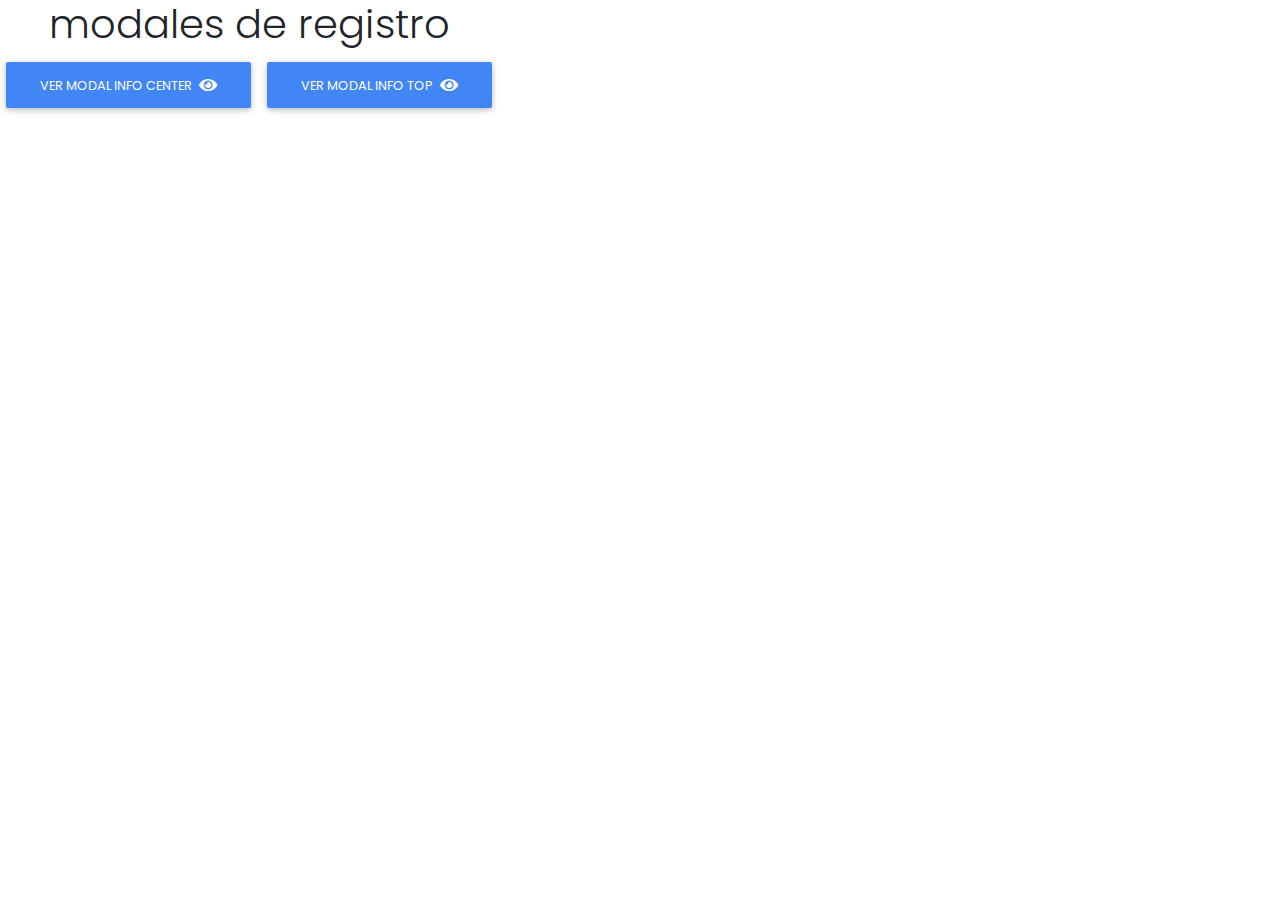
<file: modal.html>
<!DOCTYPE html>
<html lang="en">

<head>
    <meta charset="utf-8">
    <meta name="viewport" content="width=device-width, initial-scale=1, shrink-to-fit=no, user-scalable=no">
    <meta http-equiv="x-ua-compatible" content="ie=edge">
    <meta name="theme-color" content="#37474F">
    <!-- titulo de la pagina-->
    <title>Array</title>
    <!-- icono de la pagina -->
    <link rel="shortcut icon" href="http://icl.cs.utk.edu/favicon.ico">
    <!-- Font Awesome -->
    <link href="https://use.fontawesome.com/releases/v5.0.6/css/all.css" rel="stylesheet">
    <!-- Bootstrap CSS -->
    <link href="./css/bootstrap.min.css" rel="stylesheet">
    <!-- Material Design Bootstrap -->
    <link href="./css/mdb.min.css" rel="stylesheet">
    <!-- estilos propios -->
    <link rel="stylesheet" href="./css/estilos.css">
    <!-- fuentes -->
    <link href="https://fonts.googleapis.com/css?family=Montserrat" rel="stylesheet">
    <link href="https://fonts.googleapis.com/css?family=Poppins" rel="stylesheet">
</head>

<body>
    <div class="container-fluid">
        <div class="row">
            <div class="text-center">
                <!-- Disparadores modal -->
                <h1 class="h1-responsive">modales de registro</h1>
                    <a href="" class="btn btn-primary" data-toggle="modal" data-target="#centralModalinfo">ver modal info center
                        <i class="fa fa-eye ml-1"></i>
                    </a>
                <a type="button" class="btn btn-primary" data-toggle="modal" data-target="#frameModalTopInfoDemo">
                    Ver modal info top
                    <i class="fa fa-eye ml-1"></i>
                </a>
            </div>
            <!-- modal top -->
            <div class="12">
                <!-- Frame Modal Top Info-->
                <div class="modal fade top" id="frameModalTopInfoDemo" tabindex="-1" role="dialog" aria-labelledby="myModalLabel" aria-hidden="true"
                    data-backdrop="false">
                    <div class="modal-dialog modal-frame modal-top modal-notify modal-info" role="document">
                        <!--Contentido-->
                        <div class="modal-content">
                            <!--Body-->
                            <div class="modal-body">
                                <div class="row d-flex justify-content-center align-items-center">

                                    <p class="pt-3 pr-2">
                                        <i class="fa fa-check fa-2x mb-3 animated rotateIn"></i>
                                        <strong>Felicitaciones!</strong> Ya eres parte de array, te damos a bienvenida y te invitamos
                                        a ver los servicios y productos que tenemos para ti.</p>
                                    <a type="button" class="btn btn-primary btn-sm waves-effect" data-dismiss="modal">
                                        Cerrar
                                        <i class="fas fa-times"></i>
                                    </a>
                                </div>
                            </div>
                        </div>
                        <!--/.Contentido-->
                    </div>
                </div>
            </div>

        </div>
        <!-- ****************************************************************************************************** -->
        <!-- Central Modal info -->
        <div class="modal fade" id="centralModalinfo" tabindex="-1" role="dialog" aria-labelledby="myModalLabel" aria-hidden="true">
            <div class="modal-dialog modal-notify modal-info" role="document">
                <!--Content-->
                <div class="modal-content">
                    <!--Header-->
                    <div class="modal-header">
                        <p class="heading lead"><strong>Felicitaciones!</strong></p>

                        <button type="button" class="close" data-dismiss="modal" aria-label="Close">
                            <span aria-hidden="true" class="white-text">&times;</span>
                        </button>
                    </div>

                    <!--Body-->
                    <div class="modal-body">
                        <div class="text-center">
                            <i class="fa fa-check fa-4x mb-3 animated rotateIn"></i>
                            <p>Ya eres parte de array, te damos la bienvenida y te invitamos a conocer
                            los servicios y productos que tenemos para ti.</p>
                        </div>
                    </div>

                    <!--Footer-->
                    <div class="modal-footer justify-content-center">
                        <a type="button" class="btn btn-primary btn-md waves-effect" data-dismiss="modal">
                            Cerrar
                            <i class="fas fa-times"></i>
                        </a>
                        
                    </div>
                </div>
                <!--/.Content-->
            </div>
        </div>
        <!-- Central Modal Medium info-->


    </div>
    <!-- JQuery-->
    <script type="text/javascript" src="js/jquery-3.2.1.min.js"></script>
    <!-- Bootstrap dropdown -->
    <script type="text/javascript" src="js/popper.min.js"></script>
    <!-- Bootstrap  JavaScript -->
    <script type="text/javascript" src="js/bootstrap.min.js"></script>
    <!-- MDB  JavaScript -->
    <script type="text/javascript" src="js/mdb.min.js"></script>
</body>

</html>
</file>
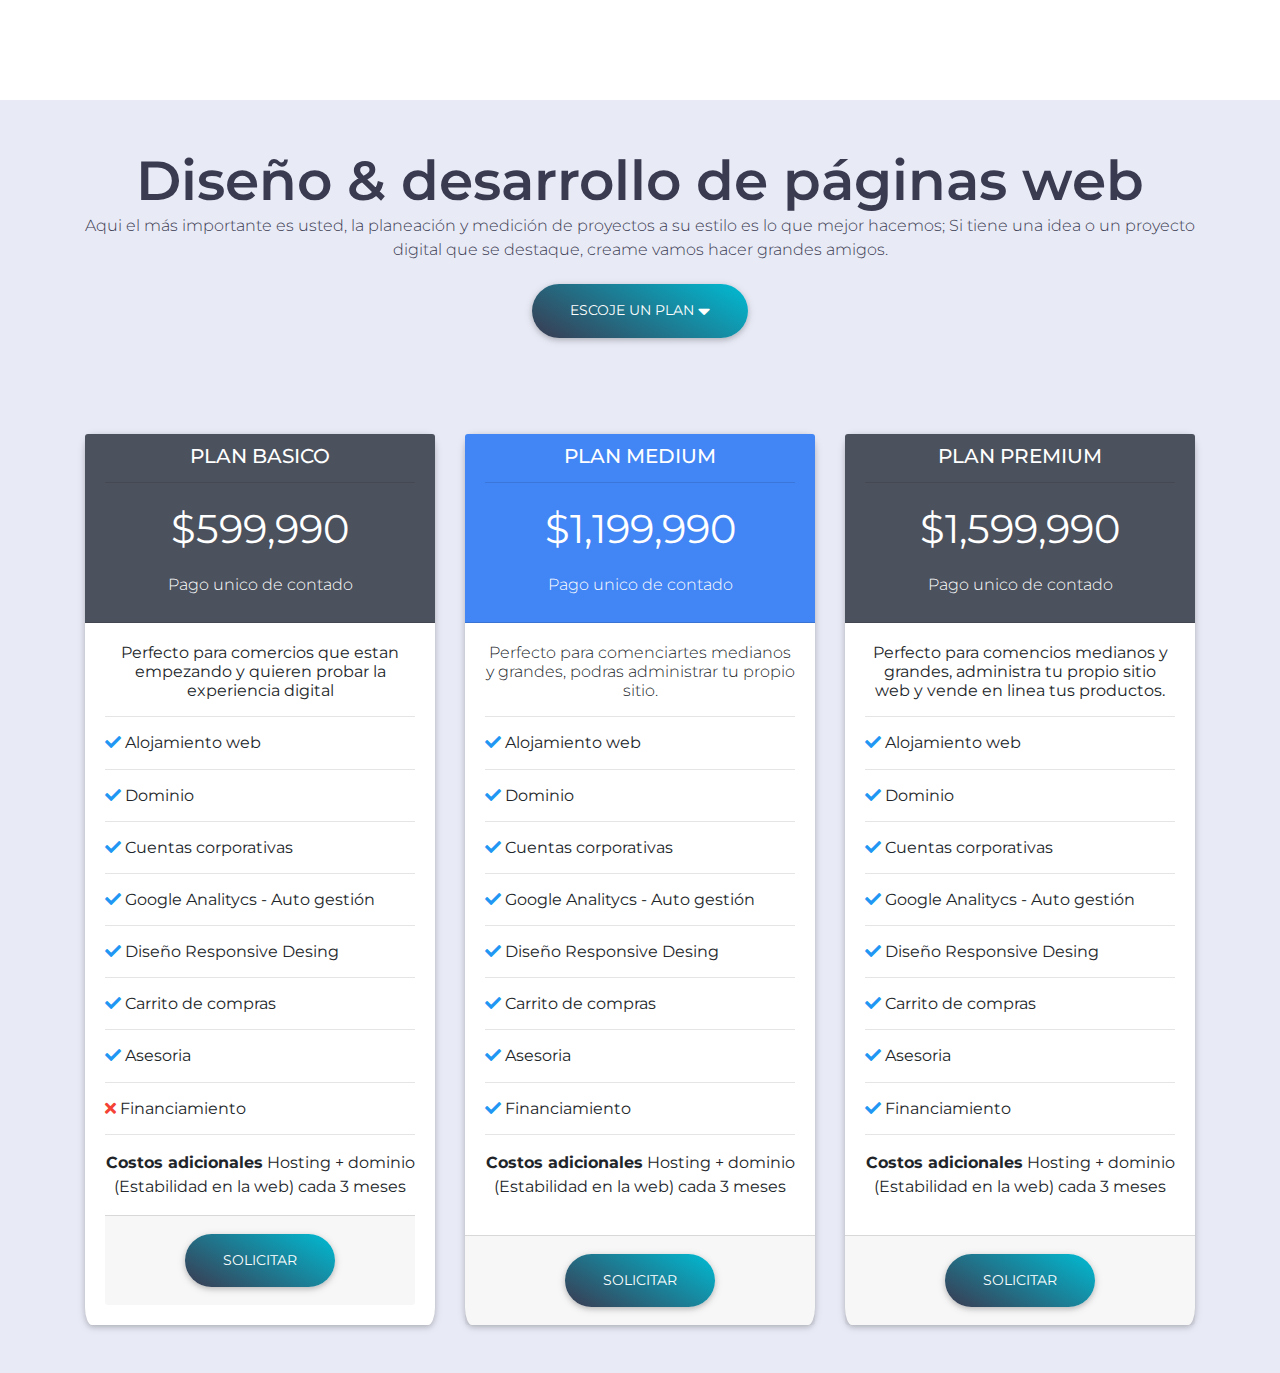
<file: views/diseño-web.html>
<!DOCTYPE html>
<html lang="es" class="full-height">

<head>
    <meta charset="utf-8">
    <meta name="viewport" content="width=device-width, initial-scale=1, shrink-to-fit=no, user-scalable=no">
    <meta http-equiv="x-ua-compatible" content="ie=edge">
    <meta name="theme-color" content="#37474F">
    <!-- titulo de la pagina-->
    <title>Array</title>
    <!-- icono de la pagina -->
    <link rel="shortcut icon" href="http://icl.cs.utk.edu/favicon.ico">
    <!-- Font Awesome -->
    <link href="https://use.fontawesome.com/releases/v5.0.6/css/all.css" rel="stylesheet">
    <!-- Bootstrap CSS -->
    <link href="../css/bootstrap.min.css" rel="stylesheet">
    <!-- Material Design Bootstrap -->
    <link href="../css/mdb.min.css" rel="stylesheet">
    <!-- estilos propios -->
    <link rel="stylesheet" href="../css/estilos.css">
    <link href="https://fonts.googleapis.com/css?family=Montserrat" rel="stylesheet">
</head>

<body>
    <!-- servicios -->
    <section class="diseño-web">
        <div class="container">
            <div class="row justify-content-center text-center">
                <div class="col-12">
                    <h2 class="mt-5 mb-0">
                        <span class="banner-title">Diseño & desarrollo de páginas web</span>
                    </h2>
                    <p class="banner-txt">Aqui el más importante es usted, la planeación y medición de proyectos a su estilo es lo que mejor hacemos;
                        Si tiene una idea o un proyecto digital que se destaque, creame vamos hacer grandes amigos. </p>
                    <button type="button" class="btn boton-c btn-lg mb-5">
                        <a class="white-text" href="#planes">Escoje un plan
                            <i class="fa fa-caret-down"></i>
                        </a>

                    </button>
                </div>
            </div>
            <div class="row planes justify-content-between ">
                <div class="container">
                    <div class="row justify-content-center">
                        <div class="col-12 col-sm-6 col-md-4 mt-5 mb-5">
                            <div align="center">
                                <div class="card">
                                    <div class="card-header stylish-color white-text">
                                        <h4>PLAN BASICO</h4>
                                        <hr>
                                        <p>
                                            <span class="h1-responsive mb-0">$599,990</span>
                                            <h6 class="mt-0">Pago unico de contado</h6>
                                        </p>
                                    </div>
                                    <div class="card-body">
                                        <h5 class="text-center">Perfecto para comercios que estan empezando y quieren probar la experiencia digital</h5>
                                        <hr>
                                        <div class="items-plan text-left">
                                            <h5 class="p-0">
                                                <i class="fa fa-check blue-text"></i> Alojamiento web</h5>
                                            <hr>
                                            <h5 class="p-0">
                                                <i class="fa fa-check blue-text"></i> Dominio</h5>
                                            <hr>
                                            <h5 class="p-0">
                                                <i class="fa fa-check blue-text"></i> Cuentas corporativas</h5>
                                            <hr>
                                            <h5 class="p-0">
                                                <i class="fa fa-check blue-text"></i> Google Analitycs - Auto gestión</h5>
                                            <hr>
                                            <h5 class="p-0">
                                                <i class="fa fa-check blue-text"></i> Diseño Responsive Desing</h5>
                                            <hr>
                                            <h5 class="p-0">
                                                <i class="fa fa-check blue-text"></i> Carrito de compras</h5>
                                            <hr>
                                            <h5 class="p-0">
                                                <i class="fa fa-check blue-text"></i> Asesoria</h5>
                                            <hr>
                                            <h5 class="p-0">
                                                <i class="fas fa-times red-text"></i> Financiamiento</h5>
                                            <hr>
                                            <p class="text-center">
                                                <strong>Costos adicionales</strong> Hosting + dominio (Estabilidad en la web) cada
                                                3 meses</p>

                                            <div class="card-footer text-center">
                                                <button class="btn boton-c btn-lg">Solicitar</button>
                                            </div>
                                        </div>
                                    </div>
                                </div>
                            </div>
                        </div>
                        <div class="col-12 col-sm-6 col-md-4 mt-5 mb-5">
                            <div align="center">
                                <div class="card">
                                    <div class="card-header primary-color white-text">
                                        <h4>PLAN MEDIUM</h4>
                                        <hr>
                                        <p>
                                            <span class="h1-responsive mb-0">$1,199,990</span>
                                            <h6 class="mt-0">Pago unico de contado</h6>
                                        </p>
                                    </div>
                                    <div class="card-body">
                                        <h6 class="text-center">Perfecto para comenciartes medianos y grandes, podras administrar tu propio sitio.</h6>
                                        <hr>
                                        <div class="items-plan text-left">
                                            <h5 class="p-0">
                                                <i class="fa fa-check blue-text"></i> Alojamiento web</h5>
                                            <hr>
                                            <h5 class="p-0">
                                                <i class="fa fa-check blue-text"></i> Dominio</h5>
                                            <hr>
                                            <h5 class="p-0">
                                                <i class="fa fa-check blue-text"></i> Cuentas corporativas</h5>
                                            <hr>
                                            <h5 class="p-0">
                                                <i class="fa fa-check blue-text"></i> Google Analitycs - Auto gestión</h5>
                                            <hr>
                                            <h5 class="p-0">
                                                <i class="fa fa-check blue-text"></i> Diseño Responsive Desing</h5>
                                            <hr>
                                            <h5 class="p-0">
                                                <i class="fa fa-check blue-text"></i> Carrito de compras</h5>
                                            <hr>
                                            <h5 class="p-0">
                                                <i class="fa fa-check blue-text"></i> Asesoria</h5>
                                            <hr>
                                            <h5 class="p-0">
                                                <i class="fa fa-check blue-text"></i> Financiamiento</h5>
                                            <hr>
                                            <p class="text-center">
                                                <strong>Costos adicionales</strong> Hosting + dominio (Estabilidad en la web) cada
                                                3 meses</p>
                                        </div>

                                    </div>
                                    <div class="card-footer">
                                        <button class="btn boton-c btn-lg">Solicitar</button>
                                    </div>
                                </div>
                            </div>
                        </div>
                        <div class="col-12 col-sm-6 col-md-4 mt-5 mb-5">
                            <div align="center">
                                <div class="card">
                                    <div class="card-header stylish-color white-text">
                                        <h4>PLAN PREMIUM</h4>
                                        <hr>
                                        <p>
                                            <span class="h1-responsive mb-0">$1,599,990</span>
                                            <h6 class="mt-0">Pago unico de contado</h6>
                                        </p>
                                    </div>
                                    <div class="card-body">
                                        <h5 class="text-center">Perfecto para comencios medianos y grandes, administra tu propio sitio web
                                            y vende en linea tus productos.</h5>
                                        <hr>
                                        <div class="items-plan text-left">
                                            <h5 class="p-0">
                                                <i class="fa fa-check blue-text"></i> Alojamiento web</h5>
                                            <hr>
                                            <h5 class="p-0">
                                                <i class="fa fa-check blue-text"></i> Dominio</h5>
                                            <hr>
                                            <h5 class="p-0">
                                                <i class="fa fa-check blue-text"></i> Cuentas corporativas</h5>
                                            <hr>
                                            <h5 class="p-0">
                                                <i class="fa fa-check blue-text"></i> Google Analitycs - Auto gestión</h5>
                                            <hr>
                                            <h5 class="p-0">
                                                <i class="fa fa-check blue-text"></i> Diseño Responsive Desing</h5>
                                            <hr>
                                            <h5 class="p-0">
                                                <i class="fa fa-check blue-text"></i> Carrito de compras</h5>
                                            <hr>
                                            <h5 class="p-0">
                                                <i class="fa fa-check blue-text"></i> Asesoria</h5>
                                            <hr>
                                            <h5 class="p-0">
                                                <i class="fa fa-check blue-text"></i> Financiamiento</h5>
                                            <hr>
                                            <p class="text-center">
                                                <strong>Costos adicionales</strong> Hosting + dominio (Estabilidad en la web) cada
                                                3 meses</p>
                                        </div>

                                    </div>
                                    <div class="card-footer">
                                        <button class="btn boton-c btn-lg">Solicitar</button>
                                    </div>
                                </div>
                            </div>
                        </div>
                    </div>
                </div>
            </div>
        </div>
    </section>
    <!-- JQuery-->
    <script type="text/javascript" src="../js/jquery-3.2.1.min.js"></script>
    <!-- Bootstrap dropdown -->
    <script type="text/javascript" src="/js/popper.min.js"></script>
    <!-- Bootstrap  JavaScript -->
    <script type="text/javascript" src="../js/bootstrap.min.js"></script>
    <!-- MDB  JavaScript -->
    <script type="text/javascript" src="../js/mdb.min.js"></script>
    <script>new WOW().init();</script>
    <!--Script Loader Page -->
    <script type="text/javascript">
        window.onload = function () {
            var contenedor = document.getElementById('contenedor');
        }
        contenedor.style.visibility = 'hidden';
        contenedor.style.opacity = '0';
    </script>
    <!-- FIN Script Loader Page -->
</body>

</html>
</file>
<file: css/estilos.css>
@charset "UTF-8";
/*estilos globales*/
html,
body,
main {
  background: #FFFFFF;
  font-family: Poppins; }

/*estilos nav-header*/
.view {
  background: url("../img/banner-1.png") no-repeat center fixed;
  background-size: cover; }

.navbar {
  background-color: #1e1f20;
  font-size: 18px;
  text-transform: uppercase; }

.navbar a:hover {
  color: #42a5f5; }

.navbar a {
  color: #FFFFFF; }

.navbar-toggler {
  color: white; }

.scrolling-navbar {
  -webkit-transition: background .5s ease-in-out, padding .5s ease-in-out;
  -moz-transition: background .5s ease-in-out, padding .5s ease-in-out;
  -o-transition: background .5s ease-in-out, padding .5s ease-in-out;
  transition: background .5s ease-in-out, padding .5s ease-in-out; }

.top-nav-collapse {
  background-image: url("../img/img-nav.jpg");
  border-bottom: 2.5px solid #141922; }

.welcome {
  margin-top: 70px; }

.linea-bottom {
  color: #0277bd !important;
  border-bottom: 3px solid #0277bd; }

.title-view-desktop {
  font-size: 70px; }

.title-view-mobile {
  font-size: 34px; }

.img-logo {
  max-width: 200px;
  max-height: 70px; }

/* estilos section somos-tic */
.somos-tic {
  background: #e8eaf6; }

.img-somos {
  -ms-flex-line-pack: center;
  align-content: center;
  width: 100%;
  height: 100%; }

.tarjeta {
  font-size: 16px; }

#fa-somos {
  color: #FF9800; }

.title-somos {
  color: #3a3a50;
  font-size: 55px;
  font-weight: 900; }

.img-cohete {
  max-width: 380px; }

/*mapa somos*/
.tierra {
  width: 400px;
  height: 400px;
  position: absolute;
  top: 0;
  right: 0;
  bottom: 0;
  left: 0;
  margin: auto;
  border-radius: 50%;
  -webkit-box-shadow: -30px -30px 0 -10px rgba(0, 0, 0, 0.15) inset, -60px -20px 0 0 rgba(0, 0, 0, 0.1) inset, 5px 5px 0 0 rgba(255, 255, 255, 0.2);
  box-shadow: -30px -30px 0 -10px rgba(0, 0, 0, 0.15) inset, -60px -20px 0 0 rgba(0, 0, 0, 0.1) inset, 5px 5px 0 0 rgba(255, 255, 255, 0.2);
  background: url(../img/mapa.png);
  background-size: cover;
  -webkit-animation: tierra-girando 15s infinite linear;
  -moz-animation: tierra-girando 15s infinite linear;
  -o-animation: tierra-girando 15s infinite linear; }

@-webkit-keyframes tierra-girando {
  0% {
    background-position: 0 center; }
  100% {
    background-position: -796px center; } }

@keyframes tierra-girando {
  0% {
    background-position: 0 center; }
  100% {
    background-position: -796px center; } }

/*estilos boton ir arriba*/
.ir-arriba {
  display: none;
  padding: 15px;
  background: #ff3a5f;
  color: #FFFFFF;
  font-size: 20px;
  cursor: pointer;
  position: fixed;
  bottom: 25px;
  right: 20px;
  z-index: 2;
  border-radius: 25em; }

.ir-arriba:hover {
  background: #00BCD4; }

/*botones gradientes*/
.boton1 {
  background: #3a3a50;
  display: inline-block;
  font-weight: 400;
  text-align: center;
  white-space: nowrap;
  vertical-align: middle;
  -webkit-user-select: none;
  -moz-user-select: none;
  -ms-user-select: none;
  user-select: none;
  padding: 375rem 75rem;
  font-size: 1rem;
  line-height: 1.5;
  border-radius: 25rem; }

.boton1:hover {
  background: #00BCD4; }

.boton2 {
  background: #ff3a5f;
  display: inline-block;
  font-weight: 400;
  text-align: center;
  white-space: nowrap;
  vertical-align: middle;
  -webkit-user-select: none;
  -moz-user-select: none;
  -ms-user-select: none;
  user-select: none;
  padding: 375rem 75rem;
  font-size: 1rem;
  line-height: 1.5;
  border-radius: 25rem; }

.boton2:hover {
  background: #3a3a50; }

.boton-c {
  background: -webkit-linear-gradient(60deg, #3a3a50, #00BCD4);
  background: -o-linear-gradient(60deg, #3a3a50, #00BCD4);
  background: linear-gradient(30deg, #3a3a50, #00BCD4);
  display: inline-block;
  font-weight: 400;
  text-align: center;
  white-space: nowrap;
  vertical-align: middle;
  -webkit-user-select: none;
  -moz-user-select: none;
  -ms-user-select: none;
  user-select: none;
  padding: 375rem 75rem;
  font-size: 1rem;
  line-height: 1.5;
  border-radius: 25rem; }

.boton-c:hover {
  background: -webkit-linear-gradient(60deg, #00BCD4, #ff3a5f);
  background: -o-linear-gradient(60deg, #00BCD4, #ff3a5f);
  background: linear-gradient(30deg, #00BCD4, #ff3a5f); }

/* estilos loader page */
#contenedor {
  background: #FFFFFF;
  height: 100%;
  width: 100%;
  position: fixed;
  -webkit-transition: all 1s;
  -o-transition: all 1s;
  transition: all 1s;
  z-index: 10000; }

#cargar {
  border: 8px solid #eeeeee;
  border-top-color: #f43458;
  height: 50px;
  width: 50px;
  border-radius: 100%;
  position: absolute;
  top: 0;
  left: 0;
  right: 0;
  bottom: 0;
  margin: auto;
  -webkit-animation: girar 0.3s linear infinite;
  animation: girar 0.3s linear infinite; }

@-webkit-keyframes girar {
  0% {
    -webkit-transform: rotate(0deg);
    transform: rotate(0deg); }
  100% {
    -webkit-transform: rotate(360deg);
    transform: rotate(360deg); } }

@keyframes girar {
  0% {
    -webkit-transform: rotate(0deg);
    transform: rotate(0deg); }
  100% {
    -webkit-transform: rotate(360deg);
    transform: rotate(360deg); } }

/*section herramientas*/
.herramientas {
  background: url("https://www.basicum.es/wp-content/uploads/2013/10/desarrollo-web-1210x423.jpg") fixed;
  background-size: cover; }

.herramientas .title-h {
  font-weight: 900;
  font-style: normal;
  font-size: 35px;
  line-height: 1;
  letter-spacing: 0px;
  color: #ff3a5f; }

/* section metodologia de trabajo */
.m-trabajo {
  background: #e8eaf6;
  font-weight: 600;
  color: #3a3a50; }

.m-trabajo img {
  max-height: 100px; }

.m-trabajo .card {
  background: #f5f5f5; }

.m-trabajo p, h4 {
  font-size: 20px;
  font-weight: 500;
  line-height: 1; }

.img-metodologia {
  max-height: 60px; }

/* section redes-sociales*/
.redes-sociales {
  background: #00BCD4;
  color: #FFFFFF; }

.redes-sociales .title-rds {
  font-weight: 900;
  font-style: normal;
  font-size: 33px;
  line-height: 1;
  letter-spacing: 0px; }

/* Footer */
footer {
  background: #263238;
  position: relative; }

footer hr {
  background: #00b2f4;
  border: 0;
  height: 5px; }

footer a:hover {
  color: #00b2f4; }

.texto-secundario {
  color: #00b2f4; }

/* estilos iniciar sesion y crear cuenta*/
.iniciar-sesion {
  margin-top: 100px !important;
  background: #FFFFFF;
  color: #000000; }

.iniciar-sesion a {
  color: #000000; }

.iniciar-sesion a:hover {
  color: grey; }

.bloque {
  display: inline-block; }

.fa-check {
  color: blue; }

.v {
  width: 2px;
  height: 410px;
  color: red;
  background: #00b2f4; }

/*fin crear cuenta*/
/* quienes somos*/
.team-about, .team {
  background: #FFFFFF;
  margin-top: 100px !important; }

.team {
  background: #ff3a5f;
  color: #FFFFFF; }

.boton3 {
  background: -webkit-linear-gradient(70deg, #f43458, #00b2f4);
  background: -o-linear-gradient(70deg, #f43458, #00b2f4);
  background: linear-gradient(20deg, #f43458, #00b2f4);
  display: inline-block;
  font-weight: 400;
  text-align: center;
  white-space: nowrap;
  vertical-align: middle;
  -webkit-user-select: none;
  -moz-user-select: none;
  -ms-user-select: none;
  user-select: none;
  padding: 375rem 75rem;
  font-size: 1rem;
  line-height: 1.5;
  border-radius: 25rem; }

.boton3:hover {
  background: -webkit-linear-gradient(70deg, #00b2f4, #f43458);
  background: -o-linear-gradient(70deg, #00b2f4, #f43458);
  background: linear-gradient(20deg, #00b2f4, #f43458); }

.img-team {
  max-width: 150px;
  max-height: 200px;
  border-radius: 50%;
  border: 3px solid  #FFFFFF; }

/*estilos serivicios*/
* {
  margin: 0;
  padding: 0;
  -webkit-box-sizing: border-box;
  -moz-box-sizing: border-box;
  box-sizing: border-box; }

.servicios {
  margin-top: 100px !important;
  background: url("../img/servicios.jpg") no-repeat center fixed;
  background-size: cover; }

.tarjeta-wrap {
  margin: 10px;
  -webkit-perspective: 800;
  perspective: 800; }

.tarjeta {
  width: 330px;
  height: 260px;
  background: #ffffff;
  position: relative;
  -webkit-transform-style: preserve-3d;
  transform-style: preserve-3d;
  -webkit-transition: .5s ease;
  -o-transition: .5s ease;
  transition: .5s ease;
  -webkit-box-shadow: 0px 10px 15px -5px rgba(0, 0, 0, 0.65);
  box-shadow: 0px 10px 15px -5px rgba(0, 0, 0, 0.65);
  border-radius: 2%; }

.adelante, .atras {
  width: 100%;
  height: 100%;
  position: absolute;
  padding: 15px;
  top: 0;
  left: 0;
  -webkit-backface-visibility: hidden;
  backface-visibility: hidden;
  color: #FFFFFF;
  display: block; }

.adelante {
  width: 100%; }

.atras {
  -webkit-transform: rotateY(180deg);
  transform: rotateY(180deg);
  display: -webkit-block;
  display: -webkit-block;
  display: -ms-block;
  display: block;
  -webkit-box-pack: center;
  -webkit-justify-content: center;
  -ms-flex-pack: center;
  justify-content: center;
  -webkit-box-align: center;
  -webkit-align-items: center;
  -ms-flex-align: center;
  align-items: center;
  border-radius: 2%;
  text-align: center;
  color: #fff;
  background: #f43458; }

.tarjeta-wrap:hover .tarjeta {
  -webkit-transform: rotateY(180deg);
  -ms-transform: rotatey(180deg);
  transform: rotatey(180deg); }

.boton3 {
  background: -webkit-linear-gradient(70deg, #33b5e5, #00C851);
  background: -o-linear-gradient(70deg, #33b5e5, #00C851);
  background: linear-gradient(20deg, #33b5e5, #00C851);
  display: inline-block;
  font-weight: 400;
  text-align: center;
  white-space: nowrap;
  vertical-align: middle;
  -webkit-user-select: none;
  -moz-user-select: none;
  -ms-user-select: none;
  user-select: none;
  padding: 375rem 75rem;
  font-size: 1rem;
  line-height: 1.5;
  border-radius: 25rem; }

.boton3:hover {
  background: -webkit-linear-gradient(70deg, #00C851, #33b5e5);
  background: -o-linear-gradient(70deg, #00C851, #33b5e5);
  background: linear-gradient(20deg, #00C851, #33b5e5); }

/*mi cuenta*/
.cuenta {
  background: #FFFFFF;
  margin-top: 100px !important; }

.user-name {
  background: #FAFAFA;
  border-bottom: solid 2px #eeeeee;
  padding: 10px; }

/*section lineas de accion*/
.lineas {
  background: #3a3a50; }
.lineas-items {
  background: #00BCD4; }

.bloque {
  display: inline; }

.linea-img {
  max-width: 300px; }

/* estilos diseño web*/
.diseño-web {
  background: #e8eaf6;
  margin-top: 100px !important;
  font-family: Montserrat; }

.banner-title {
  font-size: 55px;
  color: #3a3a50;
  font-weight: 600; }

.banner-txt {
  color: #3a3a50; }

/*tarjetas planes*/
.planes .card {
  background: #FFFFFF;
  border: 0;
  width: auto;
  height: auto;
  position: relative;
  -webkit-transition: all 200ms ease-in;
  -webkit-transform: scale(1);
  -ms-transition: all 200ms ease-in;
  -ms-transform: scale(1);
  -moz-transition: all 200ms ease-in;
  -moz-transform: scale(1);
  -o-transition: all 200ms ease-in;
  transition: all 200ms ease-in;
  transform: scale(1);
  border-radius: 2%; }

.planes .card:hover {
  -webkit-box-shadow: 0px 0px 20px grey;
  box-shadow: 0px 0px 20px grey;
  z-index: 2;
  -webkit-transition: all 200ms ease-in;
  -webkit-transform: scale(1.5);
  -ms-transition: all 200ms ease-in;
  -ms-transform: scale(1.5);
  -moz-transition: all 200ms ease-in;
  -moz-transform: scale(1.5);
  -o-transition: all 200ms ease-in;
  transition: all 200ms ease-in;
  -webkit-transform: scale(1.1);
  -ms-transform: scale(1.1);
  transform: scale(1.1); }

/*portafolio*/
.portafolio {
  margin-top: 100px !important;
  background: #e8eaf6; }

.portafolio .card {
  margin-bottom: 15px;
  margin-top: 15px;
  margin-left: 5px;
  margin-right: 8px; }

.portafolio .card:hover {
  -webkit-transition: all 200ms ease-in;
  -o-transition: all 200ms ease-in;
  transition: all 200ms ease-in;
  -webkit-transform: scale(1.1);
  -ms-transform: scale(1.1);
  transform: scale(1.1); }

.portafolio .card-header {
  background-size: cover;
  height: 140px;
  width: auto; }

.portafolio .card-title {
  font-size: 23px;
  /*nombre de las tarjetas*/ }

.libertad {
  background: url("../img/libertad.png"); }

.rentacards4u {
  background: url("../img/rentcars.png"); }

.darkclub {
  background: url("../img/dark-club.png"); }

.complices {
  background: url("../img/complices.png"); }

.donde-aquellos {
  background: url("../img/donde-aquellos.png"); }

.mobiliarios {
  background: url("../img/mobiliarios-farmasa.png"); }

.proinsumos {
  background: url("../img/proinsumos.png"); }

.historias-no-contadas {
  background: url("../img/historias-no-contadas.png"); }

.hotel-klary {
  background: url("../img/hotel-klary.png"); }

/*titulo de cada card del portafolio*/
.title-portafolio {
  color: #ff3a5f;
  font-weight: 600; }

/*# sourceMappingURL=estilos.css.map */
</file>
